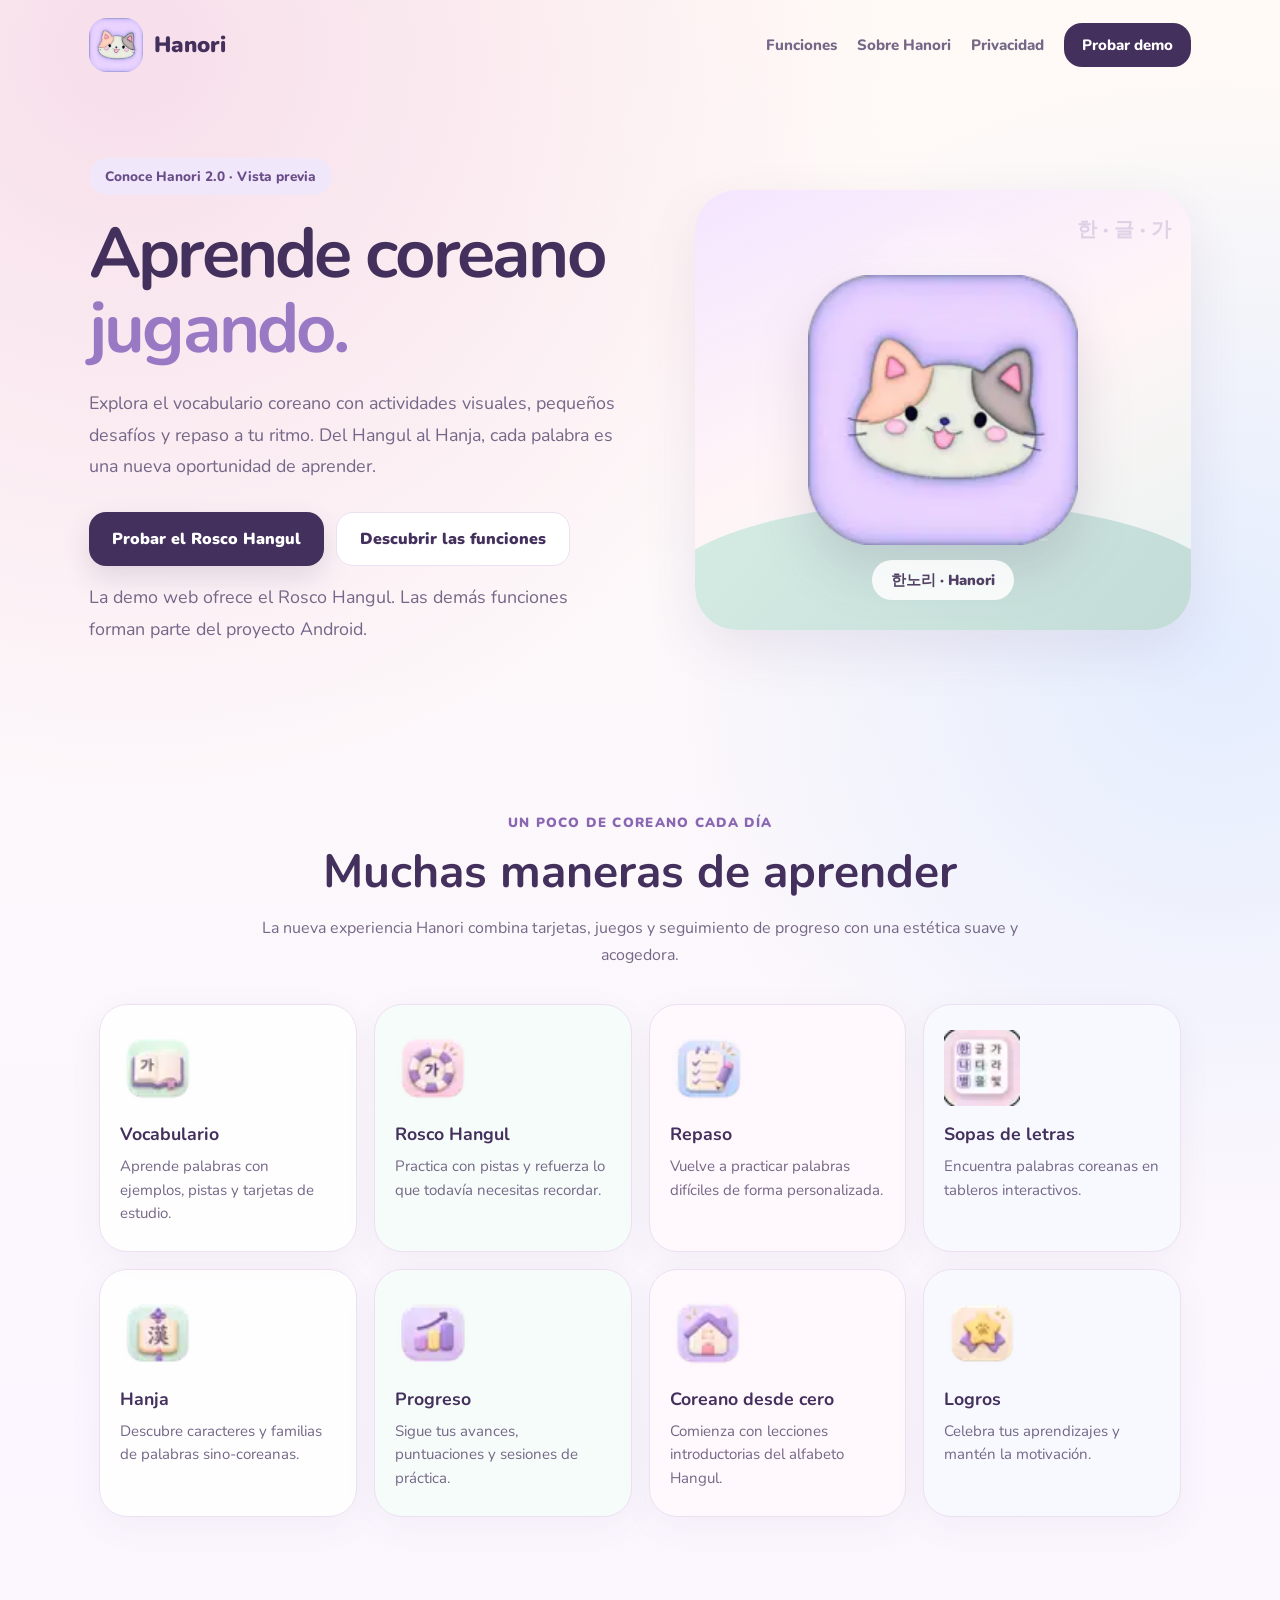
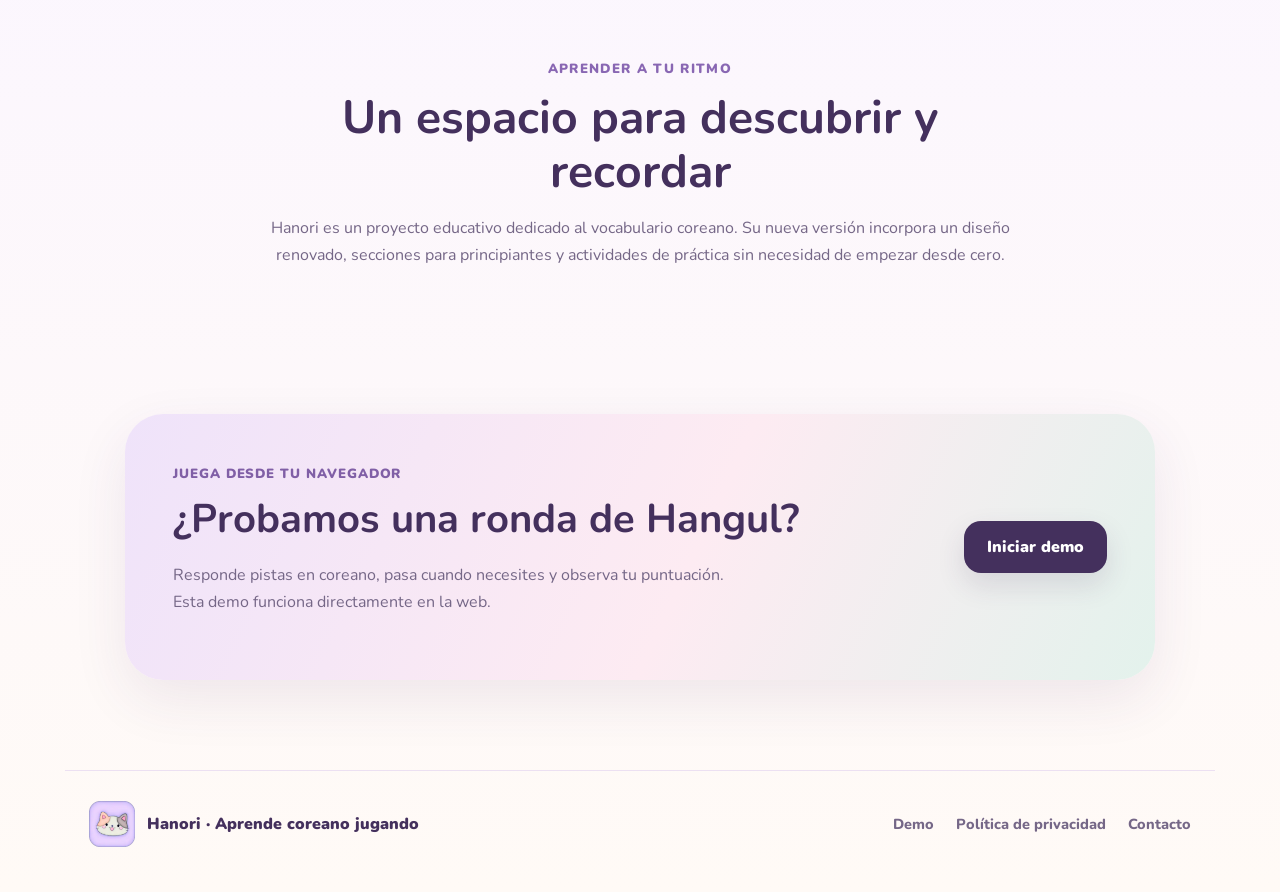
<file: index.html>
<!DOCTYPE html>
<html lang="es"><head>
<!-- Google tag (gtag.js) -->
  <script async src="https://www.googletagmanager.com/gtag/js?id=G-G9PJM4JK36"></script>
<script>
  window.dataLayer = window.dataLayer || [];
  function gtag(){dataLayer.push(arguments);}
  gtag('js', new Date());
  gtag('config', 'G-G9PJM4JK36');
</script>
<meta charset="UTF-8"><meta name="viewport" content="width=device-width, initial-scale=1">
<title>Hanori | Aprende coreano jugando</title>
<meta name="description" content="Hanori 2.0: aprende vocabulario coreano con rosco Hangul, Hanja, repaso y sopas de letras. Prueba el rosco en la web.">
<meta name="theme-color" content="#fffaf6">
<link rel="icon" href="assets/v2-cat.webp" type="image/webp">
<link rel="preconnect" href="https://fonts.googleapis.com"><link rel="preconnect" href="https://fonts.gstatic.com" crossorigin>
<link href="https://fonts.googleapis.com/css2?family=Nunito:wght@400;600;700;800;900&display=swap" rel="stylesheet">
<link rel="stylesheet" href="hanori2.css"></head>
<body class="hanori-2 landing">
<nav class="site-nav" aria-label="Navegación principal">
<a href="index.html" class="site-brand"><img src="assets/v2-cat.webp" alt="">Hanori</a>
<div class="site-links"><a href="#funciones">Funciones</a><a href="#sobre">Sobre Hanori</a><a href="privacy.html">Privacidad</a><a href="demo.html" class="nav-cta">Probar demo</a></div>
</nav>
<main>
<header class="landing-hero">
<div class="hero-copy"><span class="kicker">Conoce Hanori 2.0 · Vista previa</span>
<h1>Aprende coreano <em>jugando.</em></h1>
<p>Explora el vocabulario coreano con actividades visuales, pequeños desafíos y repaso a tu ritmo. Del Hangul al Hanja, cada palabra es una nueva oportunidad de aprender.</p>
<div class="hero-actions"><a href="demo.html" class="h2-btn primary">Probar el Rosco Hangul</a><a href="#funciones" class="h2-btn secondary">Descubrir las funciones</a></div>
<p class="preview-note">La demo web ofrece el Rosco Hangul. Las demás funciones forman parte del proyecto Android.</p>
</div>
<div class="hero-art" aria-label="Mascota original de Hanori sobre un fondo pastel inspirado en la aplicación">
<img src="assets/v2-cat.webp" alt="Gatito tricolor, mascota original de Hanori">
<span class="art-label">한노리 · Hanori</span>
</div>
</header>
<section class="section-v2" id="funciones">
<div class="section-title"><small>UN POCO DE COREANO CADA DÍA</small>
<h2>Muchas maneras de aprender</h2>
<p>La nueva experiencia Hanori combina tarjetas, juegos y seguimiento de progreso con una estética suave y acogedora.</p></div>
<div class="features-v2"><article class="feature-v2"><span class="v2-icon v2-vocab" aria-hidden="true"></span><h3>Vocabulario</h3><p>Aprende palabras con ejemplos, pistas y tarjetas de estudio.</p></article>
<article class="feature-v2"><span class="v2-icon v2-rosco" aria-hidden="true"></span><h3>Rosco Hangul</h3><p>Practica con pistas y refuerza lo que todavía necesitas recordar.</p></article>
<article class="feature-v2"><span class="v2-icon v2-review" aria-hidden="true"></span><h3>Repaso</h3><p>Vuelve a practicar palabras difíciles de forma personalizada.</p></article>
<article class="feature-v2"><span class="v2-icon v2-wordsearch" aria-hidden="true"></span><h3>Sopas de letras</h3><p>Encuentra palabras coreanas en tableros interactivos.</p></article>
<article class="feature-v2"><span class="v2-icon v2-hanja" aria-hidden="true"></span><h3>Hanja</h3><p>Descubre caracteres y familias de palabras sino-coreanas.</p></article>
<article class="feature-v2"><span class="v2-icon v2-progress" aria-hidden="true"></span><h3>Progreso</h3><p>Sigue tus avances, puntuaciones y sesiones de práctica.</p></article>
<article class="feature-v2"><span class="v2-icon v2-home" aria-hidden="true"></span><h3>Coreano desde cero</h3><p>Comienza con lecciones introductorias del alfabeto Hangul.</p></article>
<article class="feature-v2"><span class="v2-icon v2-achieve" aria-hidden="true"></span><h3>Logros</h3><p>Celebra tus aprendizajes y mantén la motivación.</p></article></div>
</section>
<section class="section-v2" id="sobre"><div class="section-title"><small>APRENDER A TU RITMO</small><h2>Un espacio para descubrir y recordar</h2>
<p>Hanori es un proyecto educativo dedicado al vocabulario coreano. Su nueva versión incorpora un diseño renovado, secciones para principiantes y actividades de práctica sin necesidad de empezar desde cero.</p></div></section>
<section class="demo-panel" aria-label="Demo del juego"><div><small>JUEGA DESDE TU NAVEGADOR</small><h2>¿Probamos una ronda de Hangul?</h2>
<p>Responde pistas en coreano, pasa cuando necesites y observa tu puntuación. Esta demo funciona directamente en la web.</p></div>
<a href="demo.html" class="h2-btn primary">Iniciar demo</a></section>
</main>
<footer class="site-footer"><div class="foot-brand"><img src="assets/v2-cat.webp" alt="">Hanori · Aprende coreano jugando</div>
<div class="footer-links"><a href="demo.html">Demo</a><a href="privacy.html">Política de privacidad</a><a href="mailto:hanori@outlook.com.ar">Contacto</a></div>
</footer></body></html>
</file>
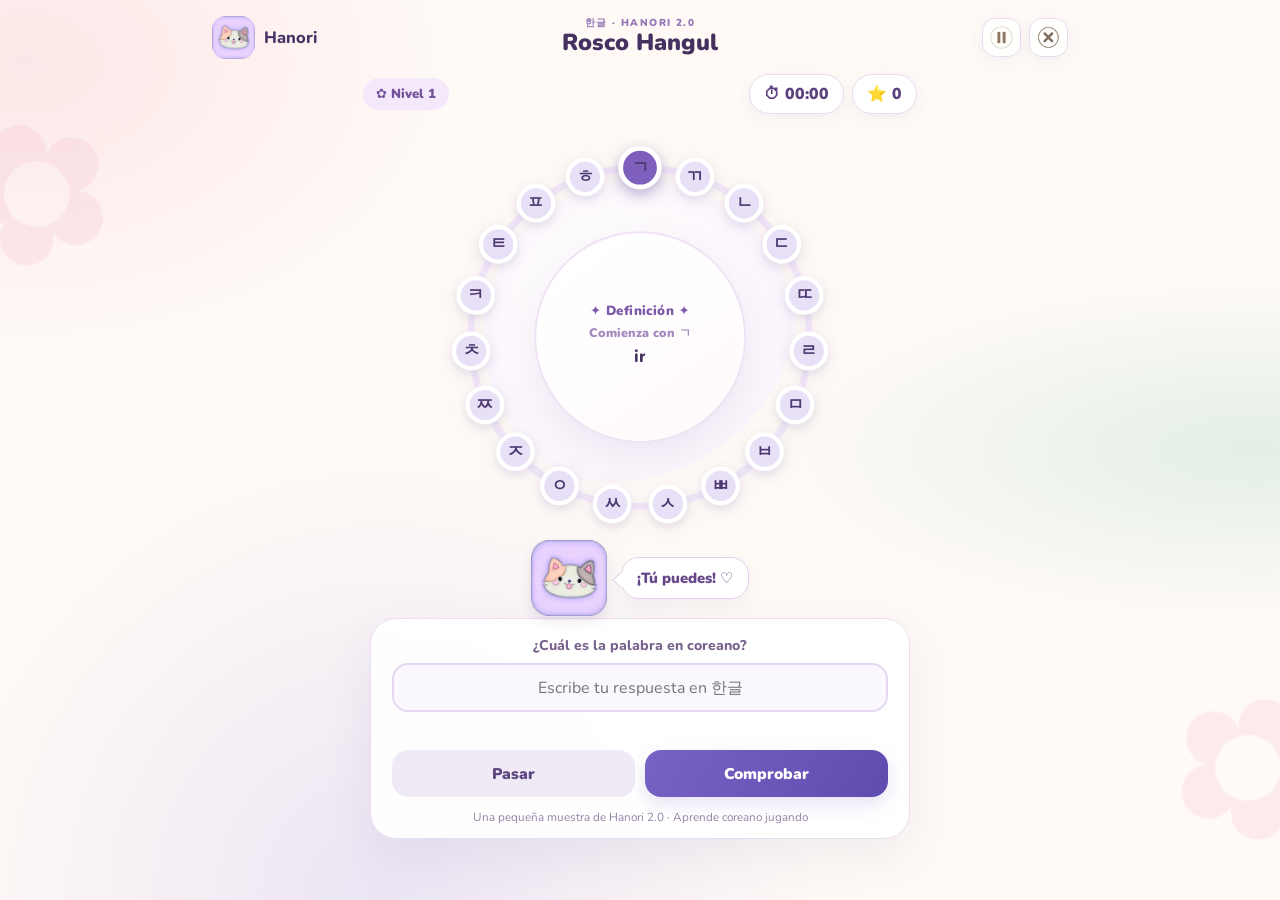
<file: demo.html>
<!DOCTYPE html>
<html lang="es">

<head>

  <!-- Google tag (gtag.js) -->
  <script async src="https://www.googletagmanager.com/gtag/js?id=G-G9PJM4JK36"></script>
  <script>
    window.dataLayer = window.dataLayer || [];
    function gtag(){dataLayer.push(arguments);}
    gtag('js', new Date());

    gtag('config', 'G-G9PJM4JK36');
  </script>

  <meta charset="UTF-8">

  <meta
    name="viewport"
    content="width=device-width, initial-scale=1.0, viewport-fit=cover"
  >

  <title>Hanori | Prueba el Rosco Hangul</title>

  <meta
    name="description"
    content="Prueba una versión web de Hanori y practica vocabulario coreano con el Rosco Hangul."
  >

  <link
    rel="preconnect"
    href="https://fonts.googleapis.com"
  >

  <link
    rel="preconnect"
    href="https://fonts.gstatic.com"
    crossorigin
  >

  <link
    href="https://fonts.googleapis.com/css2?family=Nunito:wght@400;500;600;700;800&display=swap"
    rel="stylesheet"
  >


  <style>

    :root {

      --background: #fbf8f5;

      --cream: #fbf4ed;
      --cream-dark: #eee2d8;

      --pink: #d6a4a6;
      --pink-soft: #f3dddd;

      --brown: #604554;
      --brown-dark: #302528;

      --text: #2f292b;
      --muted: #7f7173;

      --pending: #1e1e1e;
      --current: #2f80ed;

      --correct: #7cad83;
      --wrong: #cf7777;
      --passed: #e9cd62;

      --rosco-line: #222222;

      --shadow:
        0 15px 40px
        rgba(80, 60, 65, 0.10);

    }


    * {
      box-sizing: border-box;
    }


    html,
    body {
      margin: 0;
      min-height: 100%;
    }


    body {

      min-height: 100vh;

      font-family:
        "Nunito",
        sans-serif;

      color: var(--text);

      background:

        radial-gradient(
          circle at top left,
          rgba(214,164,166,.18),
          transparent 34%
        ),

        radial-gradient(
          circle at bottom right,
          rgba(158,186,203,.20),
          transparent 38%
        ),

        var(--background);

      overflow-x: hidden;

    }


    button,
    input {
      font-family: inherit;
    }


    button {
      -webkit-tap-highlight-color: transparent;
    }


    .demo-page {

      min-height: 100vh;

      display: flex;

      flex-direction: column;

    }


    .topbar {

      width: 100%;

      max-width: 900px;

      margin: 0 auto;

      padding:
        12px
        20px
        0;

      display: flex;

      justify-content: space-between;

      align-items: center;

      gap: 18px;

    }


    .brand {

      display: flex;

      align-items: center;

      gap: 10px;

      color: var(--brown);

      text-decoration: none;

      font-weight: 800;

    }


    .brand img {

      width: 40px;
      height: 40px;

      object-fit: cover;

      border-radius: 12px;

    }


    .top-actions {

      display: flex;

      align-items: center;

      gap: 9px;

    }


    .icon-button {

      width: 38px;
      height: 38px;

      padding: 5px;

      display: flex;

      align-items: center;

      justify-content: center;

      border: 0;

      border-radius: 50%;

      background:
        rgba(255,255,255,.74);

      cursor: pointer;

    }


    .icon-button img {

      display: block;

      width: 100%;
      height: 100%;

      object-fit: contain;

    }


    .game-shell {

      width: 100%;

      max-width: 680px;

      margin: 0 auto;

      padding:
        4px
        22px
        28px;

      display: flex;

      flex-direction: column;

      align-items: center;

    }


    .game-header {

      width: 100%;

      padding: 0 4px;

      display: flex;

      justify-content: space-between;

      align-items: center;

      gap: 20px;

      font-size: 1rem;

      font-weight: 800;

      color: var(--brown-dark);

    }


    .rosco-area {

      position: relative;

      width:
        min(
          425px,
          80vw
        );

      aspect-ratio: 1 / 1;

      margin:
        -2px
        auto
        2px;

      display: flex;

      align-items: center;

      justify-content: center;

      transition:
        width .2s ease,
        margin .2s ease;

    }


    #roscoSvg {

      display: block;

      width: 100%;
      height: 100%;

      overflow: visible;

    }


    .rosco-ring {

      fill: none;

      stroke: var(--rosco-line);

      stroke-width: 3;

    }


    .rosco-circle {

      stroke-width: 2.5;

      transition:
        fill .2s ease,
        stroke .2s ease,
        transform .2s ease;

      transform-box: fill-box;

      transform-origin: center;

    }


    .rosco-circle.pending {
      fill: var(--pending);
      stroke: var(--pending);
    }


    .rosco-circle.current {
      fill: var(--current);
      stroke: var(--current);

      transform: scale(1.08);
    }


    .rosco-circle.correct {
      fill: var(--correct);
      stroke: var(--correct);
    }


    .rosco-circle.wrong {
      fill: var(--wrong);
      stroke: var(--wrong);
    }


    .rosco-circle.passed {
      fill: var(--passed);
      stroke: var(--passed);
    }


    .rosco-letter {

      font-family:
        "Nunito",
        sans-serif;

      font-size: 19px;

      font-weight: 800;

      text-anchor: middle;

      dominant-baseline: middle;

      pointer-events: none;

      fill: white;

    }


    .rosco-letter.passed {
      fill: #1e1e1e;
    }


    .sejong-wrap {

      position: absolute;

      left: 50%;
      top: 50%;

      transform:
        translate(
          -50%,
          -50%
        );

      width: 43%;

      aspect-ratio: 1 / 1;

      display: flex;

      align-items: center;

      justify-content: center;

      pointer-events: none;

      transition:
        width .2s ease;

    }


    .sejong-wrap img {

      width: 100%;
      height: 100%;

      object-fit: contain;

    }


    .question-card {

      width: 100%;

      max-width: 575px;

      margin-top: 0;

      padding:
        18px
        24px
        20px;

      text-align: center;

      background:
        rgba(255,255,255,.90);

      border:
        1px solid
        rgba(96,69,84,.08);

      border-radius: 27px;

      box-shadow: var(--shadow);

      backdrop-filter: blur(8px);

    }


    .initial-label {

      margin-bottom: 4px;

      color: var(--pink);

      font-size: .8rem;

      font-weight: 800;

      letter-spacing: .08em;

      text-transform: uppercase;

    }


    .clue {

      margin: 0;

      color: var(--brown-dark);

      font-size:
        clamp(
          1.25rem,
          3vw,
          1.5rem
        );

      line-height: 1.3;

      font-weight: 800;

    }


    .example-area {

      min-height: 40px;

      margin-top: 4px;

      display: flex;

      justify-content: center;

      align-items: center;

    }


    .example {

      margin: 0;

      color: var(--muted);

      line-height: 1.45;

      font-size: .92rem;

    }


    .example.hidden {
      visibility: hidden;
    }


    .answer-form {

      width: 100%;

      margin-top: 2px;

      display: flex;

      flex-direction: column;

      gap: 9px;

    }


    .answer-input {

      width: 100%;

      padding:
        13px
        16px;

      background: white;

      color: var(--text);

      border:
        2px solid
        rgba(96,69,84,.16);

      border-radius: 16px;

      outline: none;

      font-size: 1.05rem;

      text-align: center;

    }


    .answer-input:focus {

      border-color: var(--pink);

      box-shadow:
        0 0 0 4px
        rgba(214,164,166,.16);

    }


    .feedback {

      min-height: 23px;

      margin-top: 1px;

      font-size: .94rem;

      font-weight: 800;

    }


    .feedback.correct {
      color: #52795a;
    }


    .feedback.wrong {
      color: #a35f5f;
    }


    .game-buttons {

      width: 100%;

      display: grid;

      grid-template-columns:
        1fr
        1fr;

      gap: 11px;

    }


    .game-button {

      min-height: 48px;

      padding:
        11px
        16px;

      border: 0;

      border-radius: 17px;

      cursor: pointer;

      font-size: .94rem;

      font-weight: 800;

    }


    .pass-button {

      background: var(--cream-dark);

      color: var(--brown);

    }


    .check-button {

      background: var(--brown-dark);

      color: white;

    }


    .game-button:disabled {

      cursor: default;

      opacity: .5;

    }


    .demo-note {

      margin:
        12px
        0
        0;

      text-align: center;

      color: var(--muted);

      font-size: .76rem;

    }


    .loading-screen {

      position: fixed;

      inset: 0;

      z-index: 200;

      display: flex;

      flex-direction: column;

      align-items: center;

      justify-content: center;

      padding: 30px;

      text-align: center;

      background: var(--background);

    }


    .loading-screen.hidden {
      display: none;
    }


    .loading-logo {

      width: 115px;

      margin-bottom: 18px;

      border-radius: 28px;

    }


    .loading-screen strong {

      color: var(--brown);

      font-size: 1.25rem;

    }


    .loading-screen p {

      max-width: 420px;

      color: var(--muted);

      line-height: 1.6;

    }


    .loading-error {

      color: #a35f5f !important;

      font-weight: 700;

    }


    .modal {

      position: fixed;

      inset: 0;

      z-index: 100;

      padding: 22px;

      display: none;

      align-items: center;

      justify-content: center;

      background:
        rgba(44,37,40,.38);

      backdrop-filter: blur(4px);

    }


    .modal.visible {
      display: flex;
    }


    .modal-card {

      position: relative;

      width:
        min(
          420px,
          100%
        );

      padding:
        30px
        25px;

      background:
        rgba(255,255,255,.98);

      border-radius: 28px;

      box-shadow:
        0 30px 80px
        rgba(40,30,35,.25);

      text-align: center;

    }


    .modal-close {

      position: absolute;

      top: 12px;
      right: 12px;

      width: 36px;
      height: 36px;

      padding: 4px;

      border: 0;

      border-radius: 50%;

      background: transparent;

      cursor: pointer;

    }


    .modal-close img {

      width: 100%;
      height: 100%;

      object-fit: contain;

    }


    .modal-card h2 {

      margin:
        4px
        0
        10px;

      color: var(--brown);

      font-size: 1.65rem;

    }


    .modal-card p {

      margin: 0;

      color: var(--muted);

      line-height: 1.6;

    }


    .modal-buttons {

      margin-top: 22px;

      display: flex;

      flex-direction: column;

      gap: 10px;

    }


    .modal-button {

      width: 100%;

      min-height: 48px;

      padding:
        12px
        17px;

      border: 0;

      border-radius: 16px;

      cursor: pointer;

      font-size: .96rem;

      font-weight: 800;

    }


    .modal-primary {

      background: var(--brown-dark);

      color: white;

    }


    .modal-secondary {

      background: var(--cream-dark);

      color: var(--brown);

    }


    .result-stats {

      margin-top: 22px;

      display: grid;

      grid-template-columns:
        repeat(
          3,
          1fr
        );

      gap: 8px;

    }


    .result-stat {

      padding:
        14px
        6px;

      background: var(--cream);

      border-radius: 17px;

    }


    .result-number {

      display: block;

      color: var(--brown);

      font-size: 1.6rem;

      font-weight: 800;

    }


    .result-label {

      display: block;

      margin-top: 3px;

      color: var(--muted);

      font-size: .73rem;

    }


    .final-score {

      margin-top: 18px;

      color: var(--brown);

      font-size: 1.04rem;

      font-weight: 800;

    }



    @media (max-width: 520px) {

      .topbar {

        padding:
          10px
          12px
          0;

      }


      .brand span {
        display: none;
      }


      .brand img {

        width: 38px;
        height: 38px;

      }


      .game-shell {

        width: 100%;

        padding:
          2px
          12px
          22px;

      }


      .game-header {
        font-size: .9rem;
      }


      .rosco-area {

        width:
          min(
            370px,
            92vw
          );

      }


      .question-card {

        width: 100%;

        padding:
          16px
          14px
          17px;

        border-radius: 23px;

      }


      .clue {
        font-size: 1.2rem;
      }


      .answer-input {

        padding:
          12px
          11px;

        font-size: 1rem;

      }


      .game-button {

        min-height: 46px;

        padding:
          10px
          7px;

        font-size: .86rem;

      }

    }



    /* TECLADO ABIERTO */

    body.keyboard-open .topbar {
      padding-top: 4px;
    }


    body.keyboard-open .brand img {

      width: 32px;
      height: 32px;

    }


    body.keyboard-open .icon-button {

      width: 32px;
      height: 32px;

    }


    body.keyboard-open .game-shell {

      padding:
        0
        10px
        8px;

    }


    body.keyboard-open .game-header {

      font-size: .82rem;

      margin-bottom: -3px;

    }


    body.keyboard-open .rosco-area {

      width:
        min(
          250px,
          64vw
        );

      margin:
        -7px
        auto
        -7px;

    }


    body.keyboard-open .sejong-wrap {
      width: 37%;
    }


    body.keyboard-open .question-card {

      padding:
        11px
        12px
        12px;

      border-radius: 20px;

    }


    body.keyboard-open .initial-label {

      font-size: .68rem;

      margin-bottom: 1px;

    }


    body.keyboard-open .clue {
      font-size: 1.05rem;
    }


    body.keyboard-open .example-area {

      min-height: 22px;

      margin-top: 1px;

    }


    body.keyboard-open .example {
      font-size: .76rem;
    }


    body.keyboard-open .answer-form {

      gap: 6px;

      margin-top: 0;

    }


    body.keyboard-open .answer-input {

      padding:
        9px
        10px;

      font-size: .92rem;

      border-radius: 14px;

    }


    body.keyboard-open .feedback {

      min-height: 18px;

      font-size: .8rem;

    }


    body.keyboard-open .game-button {

      min-height: 40px;

      padding:
        8px
        5px;

      font-size: .8rem;

      border-radius: 14px;

    }


    body.keyboard-open .demo-note {
      display: none;
    }

  </style>
<link rel="stylesheet" href="hanori2.css">

</head>


<body class="hanori-2 demo">


<div
  class="loading-screen"
  id="loadingScreen"
>

  <img
    src="assets/v2-cat.webp"
    alt="Hanori"
    class="loading-logo"
  >

  <strong>
    Preparando el rosco...
  </strong>

  <p id="loadingMessage">
    Cargando vocabulario de nivel 1.
  </p>

</div>



<div class="demo-page">


  <header class="topbar">
  <a href="index.html" class="brand" aria-label="Volver al inicio de Hanori">
    <img src="assets/v2-cat.webp" alt="" width="44" height="44">
    <span>Hanori</span>
  </a>
  <div class="demo-heading" aria-label="Rosco Hangul">
    <span class="demo-heading-kicker">한글 · HANORI 2.0</span>
    <strong>Rosco Hangul</strong>
  </div>
  <div class="top-actions">
    <button type="button" class="icon-button" id="pauseButton" aria-label="Pausar la partida" title="Pausar">
      <img src="assets/icon_pause.png" alt="">
    </button>
    <button type="button" class="icon-button" id="exitButton" aria-label="Salir de la demo" title="Salir">
      <img src="assets/icon_exit.png" alt="">
    </button>
  </div>
</header>



  <main class="game-shell">
  <div class="game-header" role="group" aria-label="Datos de la partida">
    <span class="demo-level">✿ Nivel 1</span>
    <div class="game-metrics">
      <div id="timer" class="metric-pill" aria-label="Tiempo transcurrido">⏱ 00:00</div>
      <div id="score" class="metric-pill" aria-label="Puntuación">⭐ 0</div>
    </div>
  </div>
  <div class="rosco-area" aria-label="Rosco de consonantes coreanas">
    <svg id="roscoSvg" viewBox="0 0 500 500" aria-hidden="true"></svg>
    <div class="rosco-center">
      <div class="clue-eyebrow">✦ Definición ✦</div>
      <div class="initial-label" id="initialLabel">Comienza con</div>
      <h1 class="clue" id="clue" aria-live="polite">Cargando...</h1>
      <div class="example-area">
        <p class="example hidden" id="example">Ejemplo</p>
      </div>
    </div>
  </div>
  <div class="mascot-row" aria-hidden="true">
    <img src="assets/v2-cat.webp" class="mascot-cat" alt="">
    <span class="motivation-bubble">¡Tú puedes! ♡</span>
  </div>
  <section class="question-card" aria-label="Tu respuesta">
    <form class="answer-form" id="answerForm">
      <label for="answerInput" class="answer-label">¿Cuál es la palabra en coreano?</label>
      <input type="text" class="answer-input" id="answerInput"
             placeholder="Escribe tu respuesta en 한글"
             autocomplete="off" autocapitalize="off" spellcheck="false">
      <div class="feedback" id="feedback" aria-live="polite"></div>
      <div class="game-buttons">
        <button type="button" class="game-button pass-button" id="passButton">Pasar</button>
        <button type="submit" class="game-button check-button" id="checkButton">Comprobar</button>
      </div>
    </form>
    <p class="demo-note">Una pequeña muestra de Hanori 2.0 · Aprende coreano jugando</p>
  </section>
</main>

</div>



<div
  class="modal"
  id="pauseModal"
>

  <div class="modal-card">

    <button
      type="button"
      class="modal-close"
      id="pauseCloseButton"
    >

      <img
        src="assets/icon_exit.png"
        alt="Cerrar"
      >

    </button>


    <h2>
      Partida pausada
    </h2>

    <p>
      El tiempo se ha detenido.
      Continúa cuando quieras.
    </p>


    <div class="modal-buttons">

      <button
        type="button"
        class="modal-button modal-primary"
        id="continueButton"
      >
        CONTINUAR
      </button>

      <button
        type="button"
        class="modal-button modal-secondary"
        id="pauseExitButton"
      >
        VOLVER A HANORI
      </button>

    </div>

  </div>

</div>



<div
  class="modal"
  id="resultModal"
>

  <div class="modal-card">

    <h2>
      ¡Partida terminada!
    </h2>

    <p>
      Completaste el Rosco Hangul
      de esta demo.
    </p>


    <div class="result-stats">

      <div class="result-stat">

        <span
          class="result-number"
          id="correctResult"
        >
          0
        </span>

        <span class="result-label">
          Correctas
        </span>

      </div>


      <div class="result-stat">

        <span
          class="result-number"
          id="wrongResult"
        >
          0
        </span>

        <span class="result-label">
          Incorrectas
        </span>

      </div>


      <div class="result-stat">

        <span
          class="result-number"
          id="passedResult"
        >
          0
        </span>

        <span class="result-label">
          Pasadas
        </span>

      </div>

    </div>


    <div
      class="final-score"
      id="finalScore"
    >
      ⭐ 0 puntos
    </div>


    <div class="modal-buttons">

      <button
        type="button"
        class="modal-button modal-primary"
        id="restartButton"
      >
        JUGAR OTRA VEZ
      </button>

      <button
        type="button"
        class="modal-button modal-secondary"
        id="resultExitButton"
      >
        VOLVER A HANORI
      </button>

    </div>

  </div>

</div>



<script>

const consonantOrder = [
  "ㄱ","ㄲ","ㄴ","ㄷ","ㄸ",
  "ㄹ","ㅁ","ㅂ","ㅃ","ㅅ",
  "ㅆ","ㅇ","ㅈ","ㅉ","ㅊ",
  "ㅋ","ㅌ","ㅍ","ㅎ"
];


let wordBank = [];
let gameWords = [];
let statuses = [];
let passedBefore = [];

let currentIndex = 0;
let score = 0;
let seconds = 0;
let questionStartSeconds = 0;

let timerInterval = null;

let paused = false;
let finished = false;
let answerLocked = false;


const loadingScreen =
  document.getElementById("loadingScreen");

const loadingMessage =
  document.getElementById("loadingMessage");

const roscoSvg =
  document.getElementById("roscoSvg");

const timerElement =
  document.getElementById("timer");

const scoreElement =
  document.getElementById("score");

const initialLabel =
  document.getElementById("initialLabel");

const clueElement =
  document.getElementById("clue");

const exampleElement =
  document.getElementById("example");

const answerForm =
  document.getElementById("answerForm");

const answerInput =
  document.getElementById("answerInput");

const feedbackElement =
  document.getElementById("feedback");

const passButton =
  document.getElementById("passButton");

const checkButton =
  document.getElementById("checkButton");

const pauseButton =
  document.getElementById("pauseButton");

const exitButton =
  document.getElementById("exitButton");

const pauseModal =
  document.getElementById("pauseModal");

const continueButton =
  document.getElementById("continueButton");

const pauseCloseButton =
  document.getElementById("pauseCloseButton");

const pauseExitButton =
  document.getElementById("pauseExitButton");

const resultModal =
  document.getElementById("resultModal");

const restartButton =
  document.getElementById("restartButton");

const resultExitButton =
  document.getElementById("resultExitButton");



function parseCSV(text) {

  const rows = [];

  let row = [];
  let field = "";
  let insideQuotes = false;


  for (
    let i = 0;
    i < text.length;
    i++
  ) {

    const character =
      text[i];


    if (character === '"') {

      if (
        insideQuotes &&
        text[i + 1] === '"'
      ) {

        field += '"';

        i++;

      }

      else {

        insideQuotes =
          !insideQuotes;

      }

    }

    else if (
      character === "," &&
      !insideQuotes
    ) {

      row.push(field);

      field = "";

    }

    else if (
      (
        character === "\n" ||
        character === "\r"
      )
      &&
      !insideQuotes
    ) {

      if (
        character === "\r" &&
        text[i + 1] === "\n"
      ) {
        i++;
      }


      row.push(field);

      field = "";


      if (
        row.some(
          value =>
            value.trim() !== ""
        )
      ) {

        rows.push(row);

      }


      row = [];

    }

    else {

      field += character;

    }

  }


  if (
    field.length > 0 ||
    row.length > 0
  ) {

    row.push(field);


    if (
      row.some(
        value =>
          value.trim() !== ""
      )
    ) {

      rows.push(row);

    }

  }


  if (!rows.length) {
    return [];
  }


  rows[0][0] =
    rows[0][0]
      .replace(
        /^\uFEFF/,
        ""
      );


  const headers =
    rows[0].map(
      header =>
        header
          .trim()
          .toLowerCase()
    );


  return rows
    .slice(1)
    .map(
      values => {

        const object = {};


        headers.forEach(
          (header, index) => {

            object[header] =
              (
                values[index] ??
                ""
              )
              .trim();

          }
        );


        return object;

      }
    );

}



async function loadWordBank() {

  try {

    const response =
      await fetch(
        "data/level1.csv",
        {
          cache: "no-store"
        }
      );


    if (!response.ok) {

      throw new Error(
        "No se pudo cargar data/level1.csv"
      );

    }


    const csvText =
      await response.text();


    const parsed =
      parseCSV(csvText);


    const validRows =
      parsed.filter(
        word =>
          word.initial &&
          word.answer &&
          word.clue
      );


    wordBank =
      validRows.filter(
        word => {

          if (!word.level) {
            return true;
          }

          return (
            String(word.level)
            ===
            "1"
          );

        }
      );


    if (!wordBank.length) {

      throw new Error(
        "No hay palabras de nivel 1."
      );

    }


    loadingScreen
      .classList
      .add("hidden");


    startGame();

  }

  catch (error) {

    console.error(error);


    loadingMessage.textContent =
      "No pude cargar el banco de palabras. Comprueba que exista data/level1.csv.";


    loadingMessage
      .classList
      .add("loading-error");

  }

}



function randomItem(array) {

  return array[
    Math.floor(
      Math.random() *
      array.length
    )
  ];

}



function formatTime(totalSeconds) {

  const minutes =
    Math.floor(
      totalSeconds / 60
    );


  const remainingSeconds =
    totalSeconds % 60;


  return (
    String(minutes)
      .padStart(2, "0")
    +
    ":"
    +
    String(remainingSeconds)
      .padStart(2, "0")
  );

}



function calculatePoints(
  timeUsed,
  wasPassed
) {

  let basePoints;


  if (timeUsed <= 5) {

    basePoints = 10;

  }

  else if (timeUsed <= 10) {

    basePoints = 8;

  }

  else if (timeUsed <= 20) {

    basePoints = 6;

  }

  else {

    basePoints = 4;

  }


  return wasPassed
    ?
    Math.max(
      2,
      Math.floor(
        basePoints / 2
      )
    )
    :
    basePoints;

}



function createRound() {

  const availableConsonants =
    consonantOrder.filter(
      initial =>
        wordBank.some(
          word =>
            word.initial === initial
        )
    );


  gameWords =
    availableConsonants.map(
      initial => {

        const candidates =
          wordBank.filter(
            word =>
              word.initial === initial
          );


        return randomItem(
          candidates
        );

      }
    );


  statuses =
    gameWords.map(
      () => "pending"
    );


  passedBefore =
    gameWords.map(
      () => false
    );


  if (statuses.length) {

    statuses[0] =
      "current";

  }

}



function drawRosco() {

  roscoSvg.innerHTML =
    "";


  const total =
    gameWords.length;


  if (!total) {
    return;
  }


  const centerX = 250;
  const centerY = 250;

  const radius = 196;


  let circleRadius = 20;


  if (total <= 8) {
    circleRadius = 24;
  }


  if (total <= 5) {
    circleRadius = 27;
  }


  const ring =
    document.createElementNS(
      "http://www.w3.org/2000/svg",
      "circle"
    );


  ring.setAttribute(
    "cx",
    centerX
  );


  ring.setAttribute(
    "cy",
    centerY
  );


  ring.setAttribute(
    "r",
    radius
  );


  ring.setAttribute(
    "class",
    "rosco-ring"
  );


  roscoSvg.appendChild(
    ring
  );


  gameWords.forEach(
    (word, index) => {

      const angle =
        -Math.PI / 2
        +
        (
          index *
          (
            Math.PI * 2 /
            total
          )
        );


      const x =
        centerX +
        Math.cos(angle) *
        radius;


      const y =
        centerY +
        Math.sin(angle) *
        radius;


      const circle =
        document.createElementNS(
          "http://www.w3.org/2000/svg",
          "circle"
        );


      circle.setAttribute(
        "cx",
        x
      );


      circle.setAttribute(
        "cy",
        y
      );


      circle.setAttribute(
        "r",
        circleRadius
      );


      circle.setAttribute(
        "class",
        "rosco-circle "
        +
        statuses[index]
      );


      const text =
        document.createElementNS(
          "http://www.w3.org/2000/svg",
          "text"
        );


      text.setAttribute(
        "x",
        x
      );


      text.setAttribute(
        "y",
        y + 1
      );


      text.setAttribute(
        "class",
        "rosco-letter "
        +
        (
          statuses[index] === "passed"
            ?
            "passed"
            :
            ""
        )
      );


      text.textContent =
        word.initial;


      roscoSvg.appendChild(
        circle
      );


      roscoSvg.appendChild(
        text
      );

    }
  );

}



function showCurrentWord() {

  if (!gameWords.length) {
    return;
  }


  answerLocked = false;


  const currentWord =
    gameWords[currentIndex];


  initialLabel.textContent =
    "Comienza con "
    +
    currentWord.initial;


  clueElement.textContent =
    currentWord.clue;


  const shouldShowExample =
    passedBefore[currentIndex]
    &&
    currentWord.example;


  if (shouldShowExample) {

    exampleElement.textContent =
      "💡 "
      +
      currentWord.example;


    exampleElement
      .classList
      .remove("hidden");

  }

  else {

    exampleElement.textContent =
      "Ejemplo";


    exampleElement
      .classList
      .add("hidden");

  }


  feedbackElement.textContent =
    "";


  feedbackElement.className =
    "feedback";


  answerInput.value =
    "";


  answerInput.disabled =
    false;


  passButton.disabled =
    false;


  checkButton.disabled =
    false;


  drawRosco();

}



function goNext() {

  let nextIndex = null;


  for (
    let offset = 1;
    offset <= gameWords.length;
    offset++
  ) {

    const candidate =
      (
        currentIndex +
        offset
      )
      %
      gameWords.length;


    if (
      statuses[candidate]
      ===
      "pending"
    ) {

      nextIndex =
        candidate;

      break;

    }

  }


  if (nextIndex === null) {

    for (
      let offset = 1;
      offset <= gameWords.length;
      offset++
    ) {

      const candidate =
        (
          currentIndex +
          offset
        )
        %
        gameWords.length;


      if (
        statuses[candidate]
        ===
        "passed"
      ) {

        nextIndex =
          candidate;

        break;

      }

    }

  }


  if (nextIndex === null) {

    finishGame();

    return;

  }


  currentIndex =
    nextIndex;


  statuses[currentIndex] =
    "current";


  questionStartSeconds =
    seconds;


  showCurrentWord();

}



function checkAnswer() {

  if (
    paused ||
    finished ||
    answerLocked
  ) {

    return;

  }


  const currentWord =
    gameWords[currentIndex];


  const userAnswer =
    answerInput
      .value
      .trim()
      .normalize("NFC");


  if (!userAnswer) {

    answerInput.focus();

    return;

  }


  const correctAnswer =
    currentWord.answer
      .trim()
      .normalize("NFC");


  answerLocked = true;

  passButton.disabled = true;
  checkButton.disabled = true;


  const isCorrect =
    userAnswer
    ===
    correctAnswer;


  const wasPassed =
    passedBefore[currentIndex];


  if (isCorrect) {

    const timeUsed =
      seconds -
      questionStartSeconds;


    const earnedPoints =
      calculatePoints(
        timeUsed,
        wasPassed
      );


    score += earnedPoints;


    statuses[currentIndex] =
      "correct";


    feedbackElement.textContent =
      "✓ ¡Correcto! +"
      +
      earnedPoints
      +
      " puntos";


    feedbackElement.className =
      "feedback correct";


    scoreElement.textContent =
      "⭐ "
      +
      score;


    answerInput.disabled =
      true;


    drawRosco();


    setTimeout(
      goNext,
      700
    );

  }

  else {

    statuses[currentIndex] =
      "wrong";


    feedbackElement.textContent =
      "Respuesta: "
      +
      currentWord.answer;


    feedbackElement.className =
      "feedback wrong";


    answerInput.disabled =
      true;


    drawRosco();


    setTimeout(
      goNext,
      1200
    );

  }

}



function passWord() {

  if (
    paused ||
    finished ||
    answerLocked
  ) {

    return;

  }


  answerLocked = true;


  passedBefore[currentIndex] =
    true;


  statuses[currentIndex] =
    "passed";


  drawRosco();


  setTimeout(
    goNext,
    160
  );

}



function startTimer() {

  clearInterval(
    timerInterval
  );


  timerInterval =
    setInterval(
      () => {

        if (
          !paused &&
          !finished
        ) {

          seconds++;


          timerElement.textContent =
            "⏱ "
            +
            formatTime(seconds);

        }

      },
      1000
    );

}



function pauseGame() {

  if (finished) {
    return;
  }


  paused = true;


  pauseModal
    .classList
    .add("visible");

}



function continueGame() {

  paused = false;


  questionStartSeconds =
    seconds;


  pauseModal
    .classList
    .remove("visible");

}



function finishGame() {

  finished = true;


  clearInterval(
    timerInterval
  );


  const correct =
    statuses.filter(
      status =>
        status === "correct"
    ).length;


  const wrong =
    statuses.filter(
      status =>
        status === "wrong"
    ).length;


  const passed =
    passedBefore.filter(
      value => value
    ).length;


  document
    .getElementById(
      "correctResult"
    )
    .textContent =
      correct;


  document
    .getElementById(
      "wrongResult"
    )
    .textContent =
      wrong;


  document
    .getElementById(
      "passedResult"
    )
    .textContent =
      passed;


  document
    .getElementById(
      "finalScore"
    )
    .textContent =
      "⭐ "
      +
      score
      +
      " puntos · ⏱ "
      +
      formatTime(seconds);


  resultModal
    .classList
    .add("visible");

}



function startGame() {

  clearInterval(
    timerInterval
  );


  currentIndex = 0;

  score = 0;

  seconds = 0;

  questionStartSeconds = 0;

  paused = false;

  finished = false;

  answerLocked = false;


  timerElement.textContent =
    "⏱ 00:00";


  scoreElement.textContent =
    "⭐ 0";


  resultModal
    .classList
    .remove("visible");


  pauseModal
    .classList
    .remove("visible");


  createRound();

  showCurrentWord();

  startTimer();

}



function exitDemo() {

  window.location.href =
    "index.html";

}



let initialViewportHeight =
  window.innerHeight;


function updateKeyboardState() {

  const currentHeight =
    window.visualViewport
      ?
      window.visualViewport.height
      :
      window.innerHeight;


  const lostHeight =
    initialViewportHeight
    -
    currentHeight;


  const keyboardLikelyOpen =
    window.innerWidth <= 700
    &&
    lostHeight > 140;


  document.body
    .classList
    .toggle(
      "keyboard-open",
      keyboardLikelyOpen
    );

}



if (window.visualViewport) {

  window.visualViewport
    .addEventListener(
      "resize",
      updateKeyboardState
    );


  window.visualViewport
    .addEventListener(
      "scroll",
      updateKeyboardState
    );

}



answerInput
  .addEventListener(
    "focus",
    () => {

      setTimeout(
        updateKeyboardState,
        250
      );

    }
  );


answerInput
  .addEventListener(
    "blur",
    () => {

      setTimeout(
        () => {

          document.body
            .classList
            .remove(
              "keyboard-open"
            );

        },
        150
      );

    }
  );



answerForm
  .addEventListener(
    "submit",
    event => {

      event.preventDefault();

      checkAnswer();

    }
  );


passButton
  .addEventListener(
    "click",
    passWord
  );


pauseButton
  .addEventListener(
    "click",
    pauseGame
  );


exitButton
  .addEventListener(
    "click",
    exitDemo
  );


continueButton
  .addEventListener(
    "click",
    continueGame
  );


pauseCloseButton
  .addEventListener(
    "click",
    continueGame
  );


pauseExitButton
  .addEventListener(
    "click",
    exitDemo
  );


resultExitButton
  .addEventListener(
    "click",
    exitDemo
  );


restartButton
  .addEventListener(
    "click",
    startGame
  );


document
  .addEventListener(
    "visibilitychange",
    () => {

      if (
        document.hidden &&
        !finished &&
        !paused
      ) {

        pauseGame();

      }

    }
  );


loadWordBank();

</script>


</body>

</html>
</file>
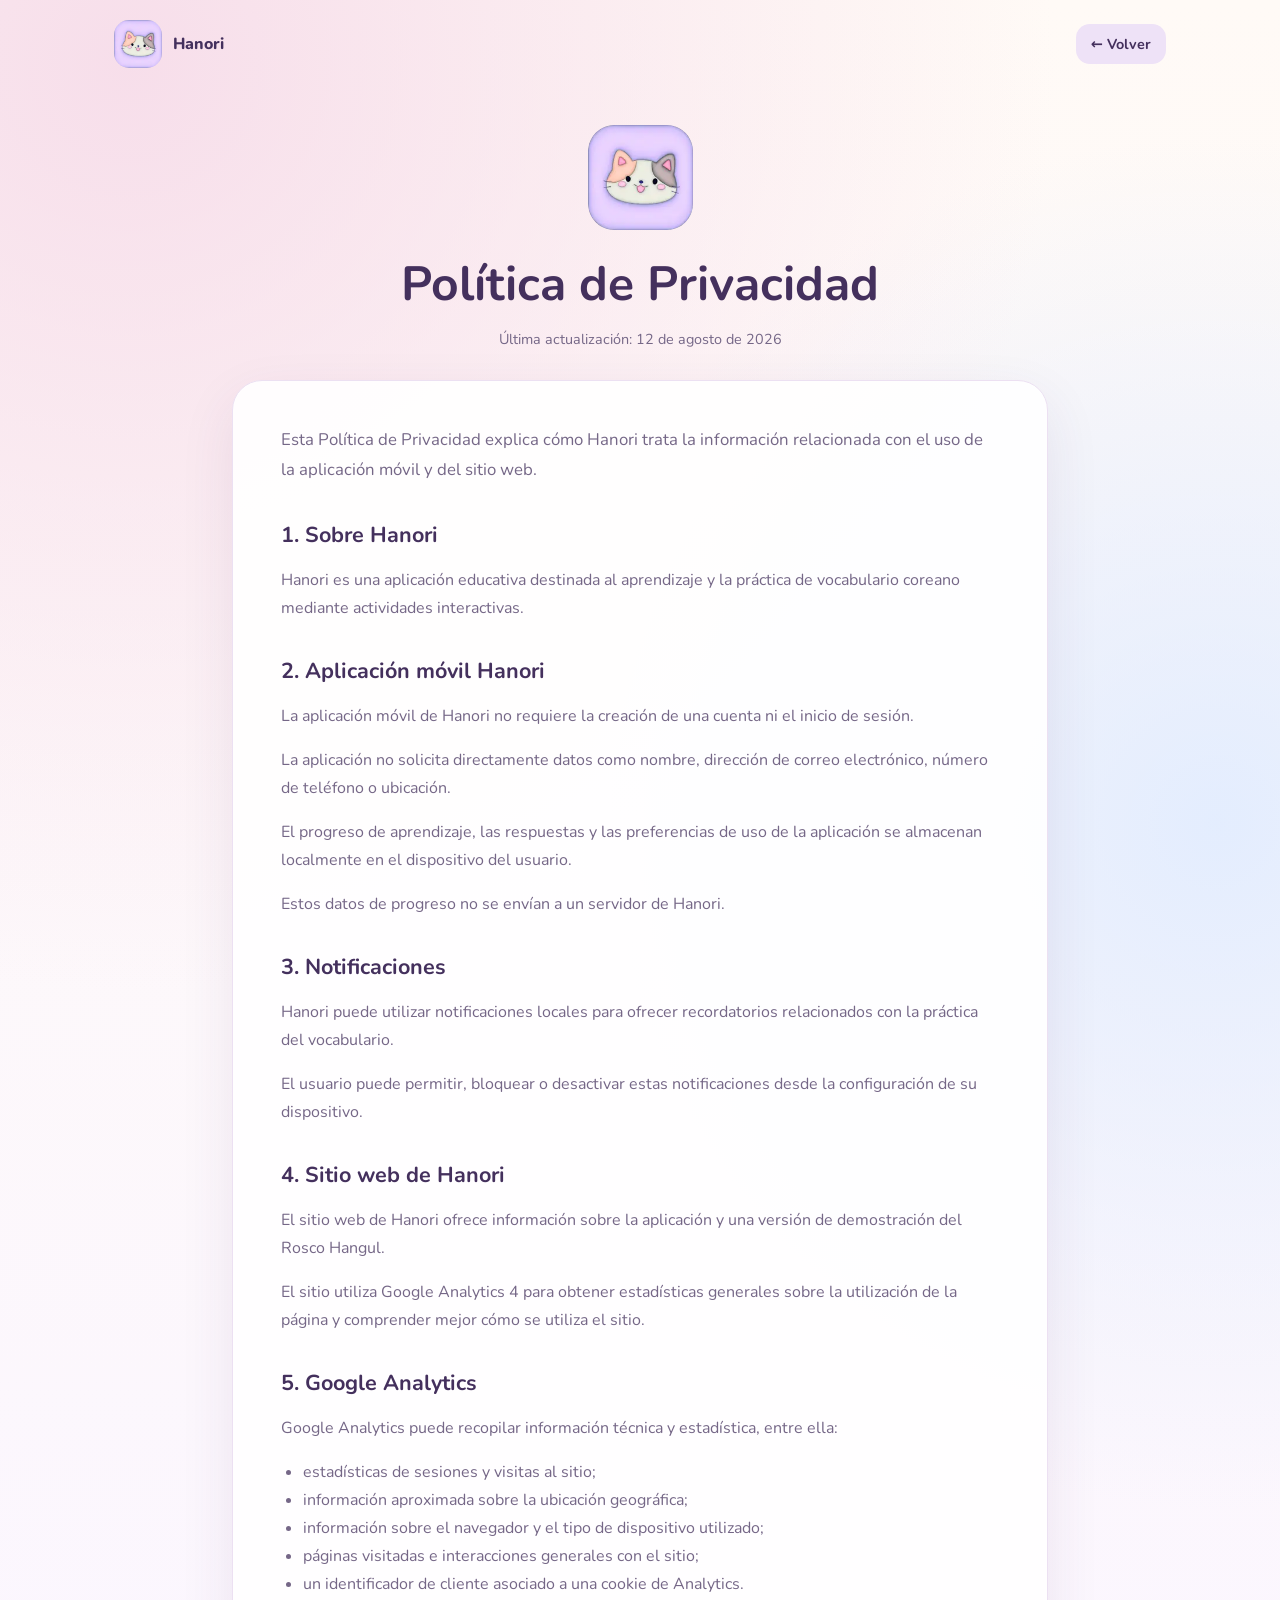
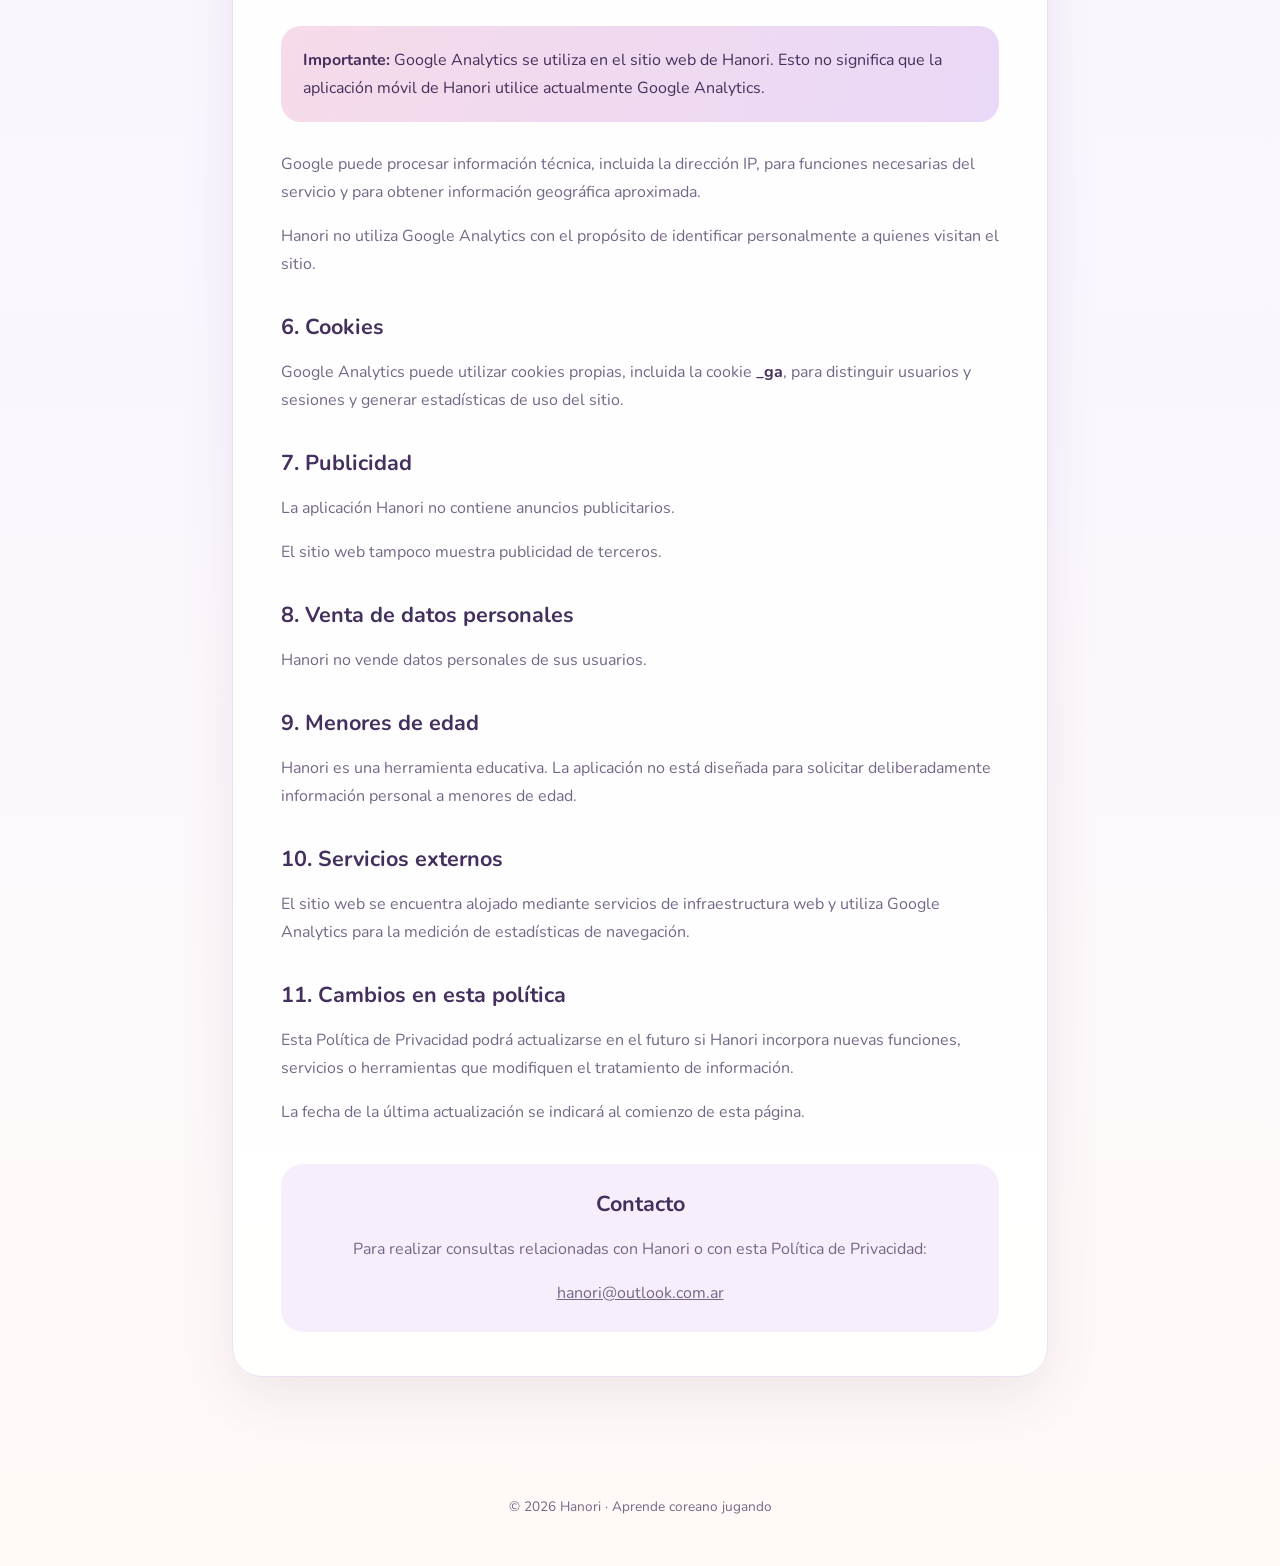
<file: privacy.html>
<!DOCTYPE html>
<html lang="es">

<head>

  <!-- Google tag (gtag.js) -->
  <script async src="https://www.googletagmanager.com/gtag/js?id=G-G9PJM4JK36"></script>
  <script>
    window.dataLayer = window.dataLayer || [];
    function gtag(){dataLayer.push(arguments);}
    gtag('js', new Date());

    gtag('config', 'G-G9PJM4JK36');
  </script>

  <meta charset="UTF-8">

  <meta
    name="viewport"
    content="width=device-width, initial-scale=1.0"
  >

  <title>Política de Privacidad | Hanori</title>

  <meta
    name="description"
    content="Política de privacidad de Hanori."
  >

  <link
    rel="preconnect"
    href="https://fonts.googleapis.com"
  >

  <link
    rel="preconnect"
    href="https://fonts.gstatic.com"
    crossorigin
  >

  <link
    href="https://fonts.googleapis.com/css2?family=Nunito:wght@400;500;600;700;800&display=swap"
    rel="stylesheet"
  >


  <style>

    :root {

      --background: #fbf8f5;

      --cream: #fbf4ed;
      --cream-dark: #eee2d8;

      --pink: #d6a4a6;
      --pink-soft: #f3dddd;

      --blue-soft: #e7f0f6;

      --brown: #604554;
      --brown-dark: #302528;

      --text: #3f3638;
      --muted: #7f7173;

      --white: #ffffff;

      --shadow:
        0 18px 50px
        rgba(80, 60, 65, 0.10);

    }


    * {
      box-sizing: border-box;
    }


    body {

      margin: 0;

      font-family:
        "Nunito",
        sans-serif;

      color: var(--text);

      background:

        radial-gradient(
          circle at top left,
          rgba(214,164,166,.20),
          transparent 34%
        ),

        radial-gradient(
          circle at bottom right,
          rgba(158,186,203,.22),
          transparent 36%
        ),

        var(--background);

    }


    a {
      color: var(--brown);
    }



    .topbar {

      width: 100%;
      max-width: 1000px;

      margin: auto;

      padding:
        22px
        24px;

      display: flex;

      justify-content: space-between;

      align-items: center;

      gap: 20px;

    }


    .brand {

      display: flex;

      align-items: center;

      gap: 11px;

      color: var(--brown);

      font-weight: 800;

      text-decoration: none;

    }


    .brand img {

      width: 48px;
      height: 48px;

      object-fit: cover;

      border-radius: 14px;

    }


    .back {

      padding:
        10px
        15px;

      background:
        var(--cream-dark);

      border-radius: 14px;

      color:
        var(--brown);

      text-decoration: none;

      font-size: .9rem;

      font-weight: 700;

    }



    main {

      width: 100%;
      max-width: 860px;

      margin: auto;

      padding:
        35px
        22px
        90px;

    }


    .header {

      margin-bottom: 28px;

      text-align: center;

    }


    .header img {

      width: 105px;

      margin-bottom: 15px;

      border-radius: 26px;

    }


    .header h1 {

      margin:
        0
        0
        10px;

      color:
        var(--brown);

      font-size:
        clamp(
          2.1rem,
          5vw,
          3rem
        );

    }


    .updated {

      margin: 0;

      color:
        var(--muted);

      font-size: .9rem;

    }



    .privacy-card {

      padding:
        44px
        48px;

      background:
        rgba(
          255,
          255,
          255,
          .88
        );

      border:
        1px solid
        rgba(
          96,
          69,
          84,
          .08
        );

      border-radius:
        30px;

      box-shadow:
        var(--shadow);

    }


    .intro {

      margin:
        0
        0
        34px;

      color:
        var(--muted);

      font-size:
        1.05rem;

      line-height:
        1.8;

    }


    h2 {

      margin:
        34px
        0
        12px;

      color:
        var(--brown);

      font-size:
        1.35rem;

    }


    h2:first-of-type {
      margin-top: 0;
    }


    p,
    li {

      color:
        var(--muted);

      line-height:
        1.75;

    }


    ul {

      padding-left:
        22px;

    }


    strong {

      color:
        var(--brown-dark);

    }


    .notice {

      margin:
        28px
        0;

      padding:
        20px
        22px;

      background:
        linear-gradient(
          135deg,
          var(--pink-soft),
          var(--blue-soft)
        );

      border-radius:
        20px;

    }


    .notice p {

      margin: 0;

      color:
        var(--brown);

    }


    .contact {

      margin-top:
        38px;

      padding:
        25px;

      background:
        var(--cream);

      border-radius:
        22px;

      text-align:
        center;

    }


    .contact h2 {

      margin-top: 0;

    }


    .contact p {

      margin-bottom: 0;

    }


    footer {

      padding:
        30px
        20px
        50px;

      text-align:
        center;

      color:
        var(--muted);

      font-size:
        .85rem;

    }



    @media (max-width: 600px) {

      .topbar {

        padding:
          15px
          16px;

      }


      .brand span {
        display: none;
      }


      .brand img {

        width: 44px;
        height: 44px;

      }


      main {

        padding:
          20px
          14px
          60px;

      }


      .privacy-card {

        padding:
          30px
          22px;

        border-radius:
          25px;

      }


      .header img {
        width: 90px;
      }


      .header h1 {
        font-size: 2rem;
      }


      h2 {
        font-size: 1.22rem;
      }

    }

  </style>
<link rel="stylesheet" href="hanori2.css">

</head>


<body class="hanori-2 privacy">


<header class="topbar">

  <a
    href="index.html"
    class="brand"
  >

    <img
      src="assets/v2-cat.webp"
      alt="Hanori"
    >

    <span>
      Hanori
    </span>

  </a>


  <a
    href="index.html"
    class="back"
  >
    ← Volver
  </a>

</header>



<main>


  <div class="header">

    <img
      src="assets/v2-cat.webp"
      alt="Icono de Hanori"
    >

    <h1>
      Política de Privacidad
    </h1>

    <p class="updated">
      Última actualización:
      12 de agosto de 2026
    </p>

  </div>



  <article class="privacy-card">


    <p class="intro">
      Esta Política de Privacidad explica
      cómo Hanori trata la información
      relacionada con el uso de la
      aplicación móvil y del sitio web.
    </p>



    <h2>
      1. Sobre Hanori
    </h2>

    <p>
      Hanori es una aplicación educativa
      destinada al aprendizaje y la práctica
      de vocabulario coreano mediante
      actividades interactivas.
    </p>



    <h2>
      2. Aplicación móvil Hanori
    </h2>

    <p>
      La aplicación móvil de Hanori
      no requiere la creación de una cuenta
      ni el inicio de sesión.
    </p>

    <p>
      La aplicación no solicita directamente
      datos como nombre, dirección de correo
      electrónico, número de teléfono
      o ubicación.
    </p>

    <p>
      El progreso de aprendizaje,
      las respuestas y las preferencias
      de uso de la aplicación se almacenan
      localmente en el dispositivo del usuario.
    </p>

    <p>
      Estos datos de progreso no se envían
      a un servidor de Hanori.
    </p>



    <h2>
      3. Notificaciones
    </h2>

    <p>
      Hanori puede utilizar notificaciones
      locales para ofrecer recordatorios
      relacionados con la práctica
      del vocabulario.
    </p>

    <p>
      El usuario puede permitir,
      bloquear o desactivar estas
      notificaciones desde la configuración
      de su dispositivo.
    </p>



    <h2>
      4. Sitio web de Hanori
    </h2>

    <p>
      El sitio web de Hanori ofrece
      información sobre la aplicación
      y una versión de demostración
      del Rosco Hangul.
    </p>

    <p>
      El sitio utiliza Google Analytics 4
      para obtener estadísticas generales
      sobre la utilización de la página
      y comprender mejor cómo se utiliza
      el sitio.
    </p>



    <h2>
      5. Google Analytics
    </h2>

    <p>
      Google Analytics puede recopilar
      información técnica y estadística,
      entre ella:
    </p>

    <ul>

      <li>
        estadísticas de sesiones
        y visitas al sitio;
      </li>

      <li>
        información aproximada
        sobre la ubicación geográfica;
      </li>

      <li>
        información sobre el navegador
        y el tipo de dispositivo utilizado;
      </li>

      <li>
        páginas visitadas e interacciones
        generales con el sitio;
      </li>

      <li>
        un identificador de cliente
        asociado a una cookie de Analytics.
      </li>

    </ul>


    <div class="notice">

      <p>
        <strong>Importante:</strong>
        Google Analytics se utiliza
        en el sitio web de Hanori.
        Esto no significa que la aplicación
        móvil de Hanori utilice actualmente
        Google Analytics.
      </p>

    </div>


    <p>
      Google puede procesar información
      técnica, incluida la dirección IP,
      para funciones necesarias del servicio
      y para obtener información geográfica
      aproximada.
    </p>

    <p>
      Hanori no utiliza Google Analytics
      con el propósito de identificar
      personalmente a quienes visitan
      el sitio.
    </p>



    <h2>
      6. Cookies
    </h2>

    <p>
      Google Analytics puede utilizar
      cookies propias, incluida la cookie
      <strong>_ga</strong>, para distinguir
      usuarios y sesiones y generar
      estadísticas de uso del sitio.
    </p>



    <h2>
      7. Publicidad
    </h2>

    <p>
      La aplicación Hanori no contiene
      anuncios publicitarios.
    </p>

    <p>
      El sitio web tampoco muestra
      publicidad de terceros.
    </p>



    <h2>
      8. Venta de datos personales
    </h2>

    <p>
      Hanori no vende datos personales
      de sus usuarios.
    </p>



    <h2>
      9. Menores de edad
    </h2>

    <p>
      Hanori es una herramienta educativa.
      La aplicación no está diseñada
      para solicitar deliberadamente
      información personal a menores
      de edad.
    </p>



    <h2>
      10. Servicios externos
    </h2>

    <p>
      El sitio web se encuentra alojado
      mediante servicios de infraestructura
      web y utiliza Google Analytics
      para la medición de estadísticas
      de navegación.
    </p>



    <h2>
      11. Cambios en esta política
    </h2>

    <p>
      Esta Política de Privacidad
      podrá actualizarse en el futuro
      si Hanori incorpora nuevas funciones,
      servicios o herramientas
      que modifiquen el tratamiento
      de información.
    </p>

    <p>
      La fecha de la última actualización
      se indicará al comienzo de esta página.
    </p>



    <div class="contact">

      <h2>
        Contacto
      </h2>

      <p>
        Para realizar consultas
        relacionadas con Hanori
        o con esta Política de Privacidad:
      </p>

      <p>
        <a href="mailto:hanori@outlook.com.ar">
          hanori@outlook.com.ar
        </a>
      </p>

    </div>


  </article>


</main>



<footer>
  © 2026 Hanori · Aprende coreano jugando
</footer>


</body>

</html>
</file>
<file: hanori2.css>
/* Hanori 2.0 | Identidad de la aplicación: paleta y recursos originales */
:root {
  --h2-ink:#44305d; --h2-muted:#756787; --h2-lilac:#ad93cf;
  --h2-lavender:#e9d8f7; --h2-cream:#fffaf6; --h2-mint:#d6eee6;
  --h2-pink:#f6dbe9; --h2-blue:#ddeaff; --h2-line:#ece0f2;
  --background:#fffaf6; --cream:#fffaf6; --cream-dark:#efe4f7;
  --pink:#ad93cf; --pink-soft:#f6dbe9; --blue-soft:#ddeaff;
  --brown:#44305d; --brown-dark:#44305d; --text:#44305d;
  --muted:#756787; --pending:#806b9b; --current:#8967b3;
  --correct:#419873; --wrong:#c96379; --passed:#d8a841;
  --rosco-line:#d6c6e4;
  --shadow:0 20px 55px rgba(75,48,100,.09);
}
*{box-sizing:border-box}
body.hanori-2{margin:0;color:var(--h2-ink);font-family:"Nunito",system-ui,sans-serif;background:
  radial-gradient(circle at 10% 2%,rgba(246,219,233,.9),transparent 28%),
  radial-gradient(circle at 95% 26%,rgba(221,234,255,.8),transparent 26%),
  linear-gradient(180deg,#fffaf6,#fbf6ff 58%,#fffaf6)}
a{color:inherit}
a:focus-visible,button:focus-visible,input:focus-visible{outline:3px solid #8967b3;outline-offset:3px}
.site-nav{max-width:1150px;margin:auto;padding:18px 24px;display:flex;align-items:center;justify-content:space-between;gap:20px;flex-wrap:wrap}
.site-brand{display:inline-flex;align-items:center;gap:11px;font-size:1.38rem;font-weight:900;text-decoration:none;color:var(--h2-ink)}
.site-brand img{width:54px;height:54px;object-fit:contain;border-radius:18px}
.site-links{display:flex;gap:20px;align-items:center;flex-wrap:wrap}
.site-links a{font-size:.94rem;font-weight:800;text-decoration:none;color:var(--h2-muted)}
.site-links .nav-cta{border-radius:18px;background:var(--h2-ink);color:#fff;padding:12px 18px}
.site-links a:hover,.footer-links a:hover{color:#775ba0}
.landing-hero{max-width:1150px;margin:20px auto 0;padding:48px 24px 78px;display:grid;grid-template-columns:1fr .9fr;align-items:center;gap:54px}
.hero-copy{max-width:570px}
.kicker{display:inline-block;padding:9px 16px;border-radius:999px;background:#f1e7fa;color:#694d89;font-weight:800;font-size:.85rem}
.hero-copy h1{font-size:clamp(2.8rem,5.5vw,4.75rem);line-height:1.06;letter-spacing:-.04em;margin:22px 0;color:var(--h2-ink)}
.hero-copy h1 em{font-style:normal;color:#9a79c4}
.hero-copy p{font-size:1.12rem;line-height:1.75;color:var(--h2-muted);max-width:530px}
.hero-actions{display:flex;gap:12px;flex-wrap:wrap;margin-top:30px}
.h2-btn{display:inline-flex;justify-content:center;align-items:center;text-align:center;text-decoration:none;font-weight:900;border-radius:17px;padding:15px 23px;min-height:52px}
.h2-btn.primary{color:white;background:var(--h2-ink);box-shadow:0 12px 28px #44305d22}
.h2-btn.secondary{color:var(--h2-ink);background:#fff;border:1px solid var(--h2-line)}
.hero-art{position:relative;min-height:440px;border-radius:42px;display:flex;justify-content:center;align-items:center;overflow:hidden;
 background:radial-gradient(circle at 50% 33%,#ffffffbb,transparent 32%),linear-gradient(155deg,#f5e6ff 2%,#fff5f7 48%,#e7f3ef 100%);box-shadow:var(--shadow)}
.hero-art:before{content:"";position:absolute;bottom:-65px;left:-8%;width:116%;height:44%;border-radius:50% 50% 0 0;background:linear-gradient(130deg,#d5ede4,#c1d9d5)}
.hero-art:after{content:"한 · 글 · 가";position:absolute;top:26px;right:20px;opacity:.22;font-weight:900;font-size:1.25rem;color:#7d62a3}
.hero-art img{position:relative;z-index:2;width:min(55%,270px);filter:drop-shadow(0 24px 26px rgba(87,61,104,.16))}
.hero-art .art-label{position:absolute;z-index:3;bottom:30px;color:#514064;background:#ffffffd9;padding:10px 19px;border-radius:999px;font-size:.91rem;font-weight:900}
.section-v2{max-width:1130px;margin:0 auto;padding:70px 24px}
.section-title{text-align:center;max-width:780px;margin:0 auto 36px}
.section-title small{font-weight:900;letter-spacing:.1em;color:#8967b3}
.section-title h2{font-size:clamp(2rem,4vw,2.9rem);line-height:1.17;margin:12px 0;color:var(--h2-ink)}
.section-title p{color:var(--h2-muted);line-height:1.65}
.features-v2{display:grid;grid-template-columns:repeat(4,minmax(0,1fr));gap:17px}
.feature-v2{background:#ffffffd9;border:1px solid var(--h2-line);padding:25px 20px;border-radius:28px;box-shadow:0 10px 36px #44305d0c;min-width:0}
.feature-v2:nth-child(4n + 2){background:#f6fcf9}
.feature-v2:nth-child(4n + 3){background:#fff8fc}
.feature-v2:nth-child(4n){background:#f7f9ff}
.feature-v2 h3{font-size:1.11rem;margin:16px 0 9px;color:var(--h2-ink)}
.feature-v2 p{font-size:.94rem;color:var(--h2-muted);line-height:1.57;margin:0}
.v2-icon{display:block;width:76px;height:76px;background-image:url("assets/v2-icons.webp");background-size:400% 200%;background-repeat:no-repeat}
.v2-home{background-position:0% 0%}.v2-vocab{background-position:33.333% 0%}.v2-rosco{background-position:66.667% 0%}.v2-review{background-position:100% 0%}
.v2-hanja{background-position:0% 100%}.v2-progress{background-position:33.333% 100%}.v2-achieve{background-position:66.667% 100%}.v2-wordsearch{background-position:100% 100%}
.demo-panel{max-width:1030px;margin:40px auto 90px;padding:48px;border-radius:38px;background:linear-gradient(115deg,#efe3fa,#fdebf2 55%,#e3f2ec);display:flex;justify-content:space-between;align-items:center;gap:30px;box-shadow:var(--shadow)}
.demo-panel h2{font-size:clamp(1.8rem,3.5vw,2.5rem);margin:8px 0;color:var(--h2-ink)}
.demo-panel p{color:var(--h2-muted);line-height:1.7;max-width:570px}
.demo-panel small{color:#805fa6;font-weight:900;letter-spacing:.07em}
.site-footer{padding:30px 24px 45px;border-top:1px solid var(--h2-line);display:flex;justify-content:space-between;align-items:center;flex-wrap:wrap;gap:18px;max-width:1150px;margin:auto}
.site-footer .foot-brand{display:flex;align-items:center;gap:12px;font-weight:900}
.site-footer img{width:46px;height:46px;object-fit:contain}
.footer-links{display:flex;gap:22px;flex-wrap:wrap}
.footer-links a{font-size:.91rem;font-weight:800;text-decoration:none;color:var(--h2-muted)}
.preview-note{font-size:.85rem;color:#756787;margin-top:16px}
body.hanori-2:not(.landing) .topbar{max-width:1100px;padding-top:20px}
body.hanori-2:not(.landing) .brand{color:var(--h2-ink)}
body.hanori-2:not(.landing) .brand img{border-radius:15px}
body.hanori-2:not(.landing) .back{background:#eee2f7;color:var(--h2-ink)}
body.hanori-2:not(.landing) .privacy-card{background:#ffffffed;border-color:var(--h2-line)}
body.hanori-2:not(.landing) .header h1,body.hanori-2:not(.landing) h2{color:var(--h2-ink)}
body.hanori-2:not(.landing) .notice{background:linear-gradient(110deg,#f6dbe9,#e9d8f7)}
body.hanori-2:not(.landing) .contact{background:#f6effb}
body.hanori-2:not(.landing) .question-card,body.hanori-2:not(.landing) .modal-card{background:#fffefe;border-color:var(--h2-line)}
body.hanori-2:not(.landing) .rosco-ring{stroke:var(--rosco-line)}
body.hanori-2:not(.landing) .answer-input{border-color:#dac7e9;background:white;color:var(--h2-ink)}
body.hanori-2:not(.landing) .check-button,body.hanori-2:not(.landing) .modal-primary{background:var(--h2-ink);color:#fff}
body.hanori-2:not(.landing) .pass-button,body.hanori-2:not(.landing) .modal-secondary{background:#eee2f7;color:var(--h2-ink)}
body.hanori-2:not(.landing) .initial-label{color:#8669a8}
@media(max-width:900px){.landing-hero{grid-template-columns:1fr;gap:25px;padding-top:22px}.hero-copy{max-width:none}.hero-art{min-height:380px}.features-v2{grid-template-columns:repeat(2,minmax(0,1fr))}}
@media(max-width:580px){.site-nav{padding:14px 16px}.site-links{gap:11px}.site-links a{font-size:.84rem}.site-links .nav-cta{padding:9px 12px}.site-brand{font-size:1.1rem}.site-brand img{width:46px;height:46px}.landing-hero{padding:28px 18px 45px;gap:24px}.hero-art{min-height:310px;border-radius:30px}.section-v2{padding:48px 17px}.features-v2{gap:12px}.feature-v2{padding:17px 14px;border-radius:22px}.feature-v2 h3{font-size:1rem}.v2-icon{width:64px;height:64px}.demo-panel{margin:25px 16px 60px;padding:27px;display:block}.demo-panel .h2-btn{margin-top:12px}.site-footer{padding:25px 18px 35px}}
@media(prefers-reduced-motion:reduce){*,*:before,*:after{scroll-behavior:auto!important;transition:none!important}}



/* =====================================================
   Hanori 2.0 · Rosco web · noviembre de 2026
   Vista rediseñada siguiendo la composición de la app.
   No modifica la lógica del juego ni sus estados.
   ===================================================== */
body.hanori-2.demo{
  --h2-ink:#473466;--h2-muted:#78688e;
  --h2-primary:#6b5b95;--h2-secondary:#a78bc7;
  background:
    radial-gradient(ellipse at 2% 7%,rgba(248,215,218,.54),transparent 24%),
    radial-gradient(ellipse at 98% 50%,rgba(167,215,197,.32),transparent 27%),
    radial-gradient(ellipse at 30% 100%,rgba(204,193,240,.38),transparent 35%),
    #fffaf6;
  min-height:100dvh;color:var(--h2-ink);
}
body.hanori-2.demo .demo-page{
  position:relative;isolation:isolate;min-height:100dvh;
}
body.hanori-2.demo .demo-page::before,
body.hanori-2.demo .demo-page::after{
  content:"✿";position:fixed;z-index:-1;pointer-events:none;
  color:#f4b6c7;font-size:clamp(5rem,17vw,12rem);font-weight:400;opacity:.22;
}
body.hanori-2.demo .demo-page::before{left:-2.7rem;top:4rem;transform:rotate(-23deg)}
body.hanori-2.demo .demo-page::after{right:-3rem;bottom:0;transform:rotate(23deg)}
body.hanori-2.demo .topbar{
  width:min(100%,900px);max-width:900px;padding:16px 22px 5px;
  display:grid;grid-template-columns:1fr auto 1fr;gap:12px;align-items:center;
}
body.hanori-2.demo .brand{gap:9px;font-size:1.03rem;color:var(--h2-ink)}
body.hanori-2.demo .brand img{width:43px;height:43px;object-fit:contain;border-radius:14px}
body.hanori-2.demo .demo-heading{
  text-align:center;display:flex;flex-direction:column;align-items:center;gap:0;line-height:1.15;
}
body.hanori-2.demo .demo-heading-kicker{
  font-size:.63rem;letter-spacing:.14em;font-weight:900;color:#9577b7;
}
body.hanori-2.demo .demo-heading strong{
  font-weight:900;color:#453160;font-size:clamp(1.17rem,2.2vw,1.45rem);
}
body.hanori-2.demo .top-actions{justify-self:end;gap:8px}
body.hanori-2.demo .icon-button{
  width:39px;height:39px;padding:7px;background:#ffffffed;
  border:1px solid #e8dcef;border-radius:13px;
  box-shadow:0 4px 16px #6b5b9512;
}
body.hanori-2.demo .icon-button img{object-fit:contain}
body.hanori-2.demo .game-shell{
  width:100%;max-width:600px;padding:10px 20px 45px;gap:0;
}
body.hanori-2.demo .game-header{
  width:100%;padding:0 3px;display:flex;justify-content:space-between;
  align-items:center;gap:12px;color:var(--h2-ink);
}
body.hanori-2.demo .demo-level{
  display:inline-flex;align-items:center;padding:7px 13px;
  border-radius:999px;background:#f3e9fb;font-size:.82rem;
  font-weight:900;white-space:nowrap;color:#75549e;
}
body.hanori-2.demo .game-metrics{display:flex;align-items:center;gap:8px}
body.hanori-2.demo .metric-pill{
  background:#fff;border:1px solid #e8dcef;color:#5b427e;
  padding:8px 14px;border-radius:999px;font-size:.99rem;font-weight:900;
  box-shadow:0 5px 15px #6b5b9512;white-space:nowrap;font-variant-numeric:tabular-nums;
}
body.hanori-2.demo .rosco-area{
  width:min(432px,88vw);height:auto;aspect-ratio:1/1;
  margin:7px auto 0;position:relative;flex-shrink:0;
}
body.hanori-2.demo .rosco-area::before{
  content:"";position:absolute;inset:14%;border-radius:50%;
  background:radial-gradient(circle at 40% 35%,#ffffffea 0%,#f9f2ffad 69%,transparent 70%);
  pointer-events:none;
}
body.hanori-2.demo #roscoSvg{width:100%;height:100%;filter:drop-shadow(0 4px 10px #8d6db319)}
body.hanori-2.demo .rosco-ring{
  stroke:#eee4f6;stroke-width:8;fill:none;
}
body.hanori-2.demo .rosco-circle{
  stroke:#fff;stroke-width:5;
  filter:drop-shadow(0 4px 5px #63518f22);
  transition:fill .2s,stroke .2s,transform .2s;
}
body.hanori-2.demo .rosco-circle.pending{fill:#e8e0f7;stroke:white}
body.hanori-2.demo .rosco-circle.current{
  fill:#7e60bc;stroke:#fff;filter:drop-shadow(0 5px 7px #69549c66);
  transform:scale(1.12);
}
body.hanori-2.demo .rosco-circle.correct{fill:#a7d7c5;stroke:white}
body.hanori-2.demo .rosco-circle.wrong{fill:#ffb3b8;stroke:white}
body.hanori-2.demo .rosco-circle.passed{fill:#ffdfad;stroke:white}
body.hanori-2.demo .rosco-letter{
  fill:#4c386f;font-size:20px;font-weight:900;
  paint-order:stroke;stroke:none;
}
body.hanori-2.demo .rosco-letter.passed{fill:#634d75}
body.hanori-2.demo .rosco-center{
  position:absolute;left:50%;top:50%;transform:translate(-50%,-50%);
  width:49%;aspect-ratio:1/1;border-radius:50%;
  background:linear-gradient(145deg,#fff 12%,#fffafc 88%);
  border:2px solid #efe2f5;
  box-shadow:0 12px 35px #6b5b951b,inset 0 3px 12px #ffffffcc;
  padding:13px;display:flex;flex-direction:column;align-items:center;justify-content:center;
  gap:4px;text-align:center;overflow:hidden;
}
body.hanori-2.demo .clue-eyebrow{
  color:#7d5aa9;font-weight:900;letter-spacing:.03em;font-size:.83rem;
}
body.hanori-2.demo .initial-label{
  margin:0;color:#a58abf;letter-spacing:0;font-size:.78rem;
  font-weight:900;text-transform:none;
}
body.hanori-2.demo .clue{
  margin:0;max-height:58%;overflow-y:auto;overscroll-behavior:contain;
  color:#45315e;font-size:clamp(.83rem,2.3vw,1.08rem);
  font-weight:800;line-height:1.27;letter-spacing:-.02em;overflow-wrap:anywhere;
  scrollbar-width:thin;
}
body.hanori-2.demo .example-area{
  min-height:0;margin:0;display:block;width:100%;max-height:22%;overflow-y:auto;
}
body.hanori-2.demo .example{font-size:.69rem;line-height:1.22;color:#876f99}
body.hanori-2.demo .example.hidden{display:none}
body.hanori-2.demo .mascot-row{
  margin:-13px 0 2px;min-height:73px;display:flex;justify-content:center;
  align-items:center;gap:14px;position:relative;z-index:2;
}
body.hanori-2.demo .mascot-cat{
  width:76px;height:76px;object-fit:contain;filter:drop-shadow(0 5px 6px #63518f24);
}
body.hanori-2.demo .motivation-bubble{
  color:#67488b;background:#fff;position:relative;
  border:1.5px solid #e1d1ed;border-radius:18px;padding:10px 15px;
  box-shadow:0 8px 19px #70549812;font-size:.92rem;font-weight:900;
}
body.hanori-2.demo .motivation-bubble::before{
  content:"";position:absolute;left:-7px;top:40%;width:11px;height:11px;
  background:#fff;border-left:1.5px solid #e1d1ed;border-bottom:1.5px solid #e1d1ed;
  transform:rotate(45deg);
}
body.hanori-2.demo .question-card{
  width:100%;max-width:540px;margin:0 auto;padding:17px 21px 13px;
  border:1px solid #e9ddf2;border-radius:26px;
  background:#ffffffee;box-shadow:0 18px 48px #5b478f15;
  backdrop-filter:blur(8px);
}
body.hanori-2.demo .answer-form{gap:8px;margin:0}
body.hanori-2.demo .answer-label{
  font-size:.88rem;font-weight:800;color:#77628c;text-align:center;
}
body.hanori-2.demo .answer-input{
  min-height:49px;background:#faf7ff;color:#42305e;
  border:2px solid #e5d7f0;border-radius:16px;
  text-align:center;font-size:1rem;padding:11px 15px;
}
body.hanori-2.demo .answer-input:focus{
  border-color:#a78bc7;box-shadow:0 0 0 4px #a78bc72c;outline:none;
}
body.hanori-2.demo .game-buttons{gap:10px}
body.hanori-2.demo .game-button{
  min-height:47px;border-radius:16px;font-weight:900;
  font-size:.97rem;text-transform:none;
}
body.hanori-2.demo .pass-button{background:#f0eaf6;color:#5c4780}
body.hanori-2.demo .check-button{
  background:linear-gradient(120deg,#7862c5,#604baf);color:#fff;
  box-shadow:0 7px 18px #6956b22c;
}
body.hanori-2.demo .demo-note{
  font-size:.73rem;color:#9480a5;margin:12px 0 0;line-height:1.4;
}
body.hanori-2.demo .feedback{min-height:21px;font-size:.88rem}
body.hanori-2.demo .loading-screen{
  background:linear-gradient(180deg,#fbf3ff,#fffaf7);color:#624b86;
}
body.hanori-2.demo .loading-logo{width:125px;object-fit:contain;border-radius:24px}
body.hanori-2.demo .modal{background:#3b2b598c}
body.hanori-2.demo .modal-card{
  border:1px solid #ede0f4;border-radius:30px;
  background:#fffafeee;box-shadow:0 30px 75px #49346342;
}
body.hanori-2.demo .modal-card h2{color:#4f3774}
body.hanori-2.demo .modal-primary{
  background:linear-gradient(120deg,#7862c5,#604baf);color:white;
}
body.hanori-2.demo .modal-secondary{background:#f0e7f7;color:#584078}
body.hanori-2.demo .result-stat{background:#f8f0fc}
body.hanori-2.demo .result-number{color:#6b4d96}
@media(max-width:600px){
  body.hanori-2.demo .topbar{padding:12px 12px 4px;grid-template-columns:1fr auto 1fr}
  body.hanori-2.demo .brand span{display:none}
  body.hanori-2.demo .brand img{width:39px;height:39px}
  body.hanori-2.demo .demo-heading-kicker{font-size:.58rem;white-space:nowrap}
  body.hanori-2.demo .demo-heading strong{font-size:1.16rem;white-space:nowrap}
  body.hanori-2.demo .icon-button{width:35px;height:35px;padding:6px}
  body.hanori-2.demo .top-actions{gap:4px}
  body.hanori-2.demo .game-shell{padding:8px 13px 22px}
  body.hanori-2.demo .demo-level{font-size:.74rem;padding:7px 10px}
  body.hanori-2.demo .game-metrics{gap:5px}
  body.hanori-2.demo .metric-pill{font-size:.88rem;padding:7px 9px}
  body.hanori-2.demo .rosco-area{width:min(400px,91vw);margin:7px auto 0}
  body.hanori-2.demo .rosco-center{width:49%;padding:8px;gap:2px}
  body.hanori-2.demo .clue-eyebrow{font-size:.75rem}
  body.hanori-2.demo .initial-label{font-size:.7rem}
  body.hanori-2.demo .clue{font-size:clamp(.73rem,3.15vw,.94rem);line-height:1.22}
  body.hanori-2.demo .mascot-row{margin:-9px 0 0;min-height:61px}
  body.hanori-2.demo .mascot-cat{width:66px;height:66px}
  body.hanori-2.demo .motivation-bubble{font-size:.82rem;padding:8px 12px}
  body.hanori-2.demo .question-card{padding:12px 14px;border-radius:23px}
  body.hanori-2.demo .answer-input{min-height:47px}
  body.hanori-2.demo .game-button{font-size:.91rem;min-height:45px}
}
@media(max-width:370px){
  body.hanori-2.demo .top-actions{gap:2px}
  body.hanori-2.demo .demo-heading strong{font-size:1rem}
  body.hanori-2.demo .metric-pill{padding:6px;font-size:.8rem}
  body.hanori-2.demo .rosco-center{padding:6px}
  body.hanori-2.demo .clue-eyebrow{font-size:.67rem}
}
body.hanori-2.demo.keyboard-open .rosco-area{width:min(305px,78vw);margin:0 auto}
body.hanori-2.demo.keyboard-open .mascot-row{display:none}
body.hanori-2.demo.keyboard-open .game-shell{padding:0 12px 14px}
body.hanori-2.demo.keyboard-open .clue{font-size:.78rem;line-height:1.2}
body.hanori-2.demo.keyboard-open .rosco-center{padding:7px}
@media(prefers-reduced-motion:reduce){
  body.hanori-2.demo *{transition:none!important;animation:none!important}
}
</file>
